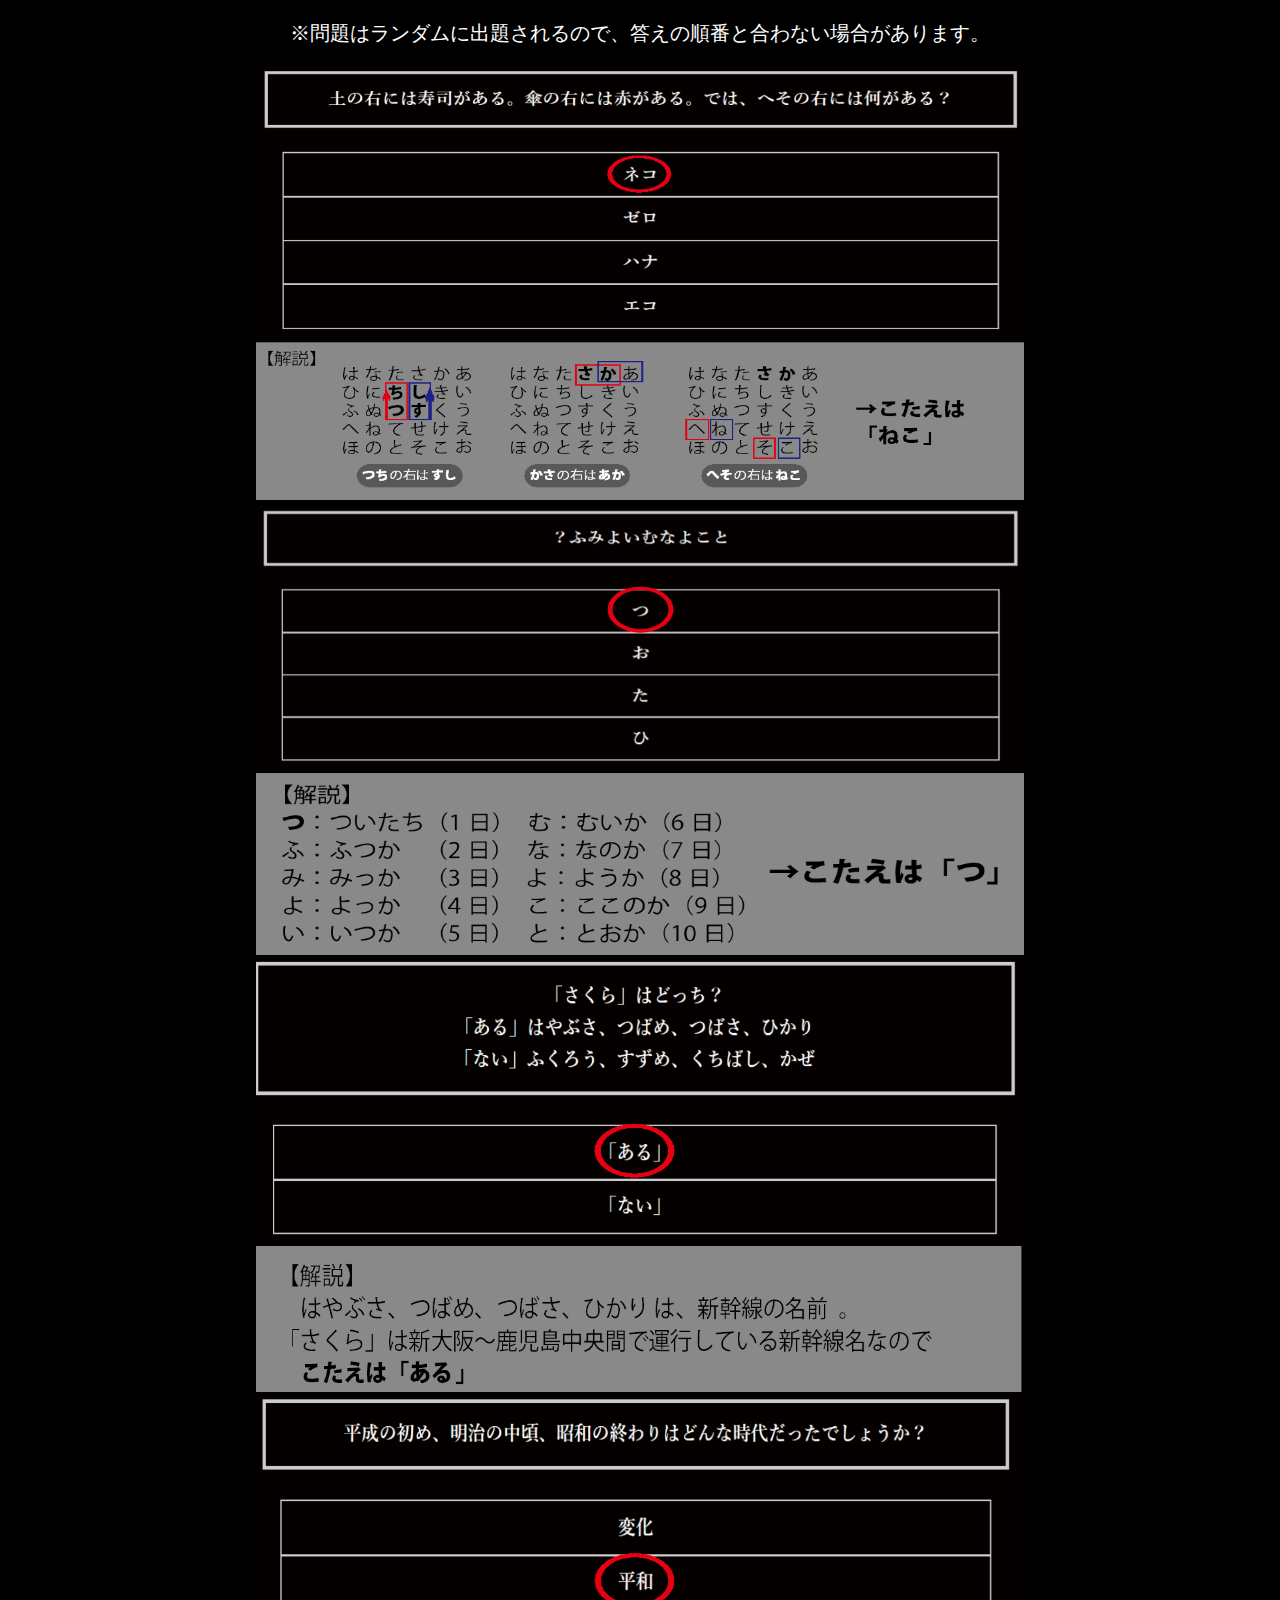
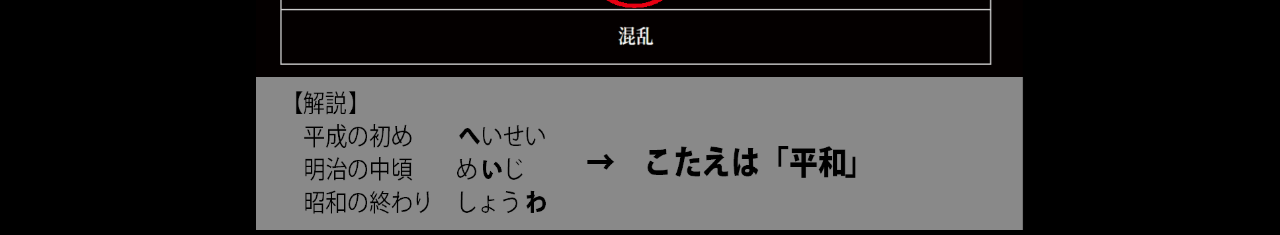
<file: kaitou.html>
<!DOCTYPE html>
<html lang="en">
<head>
    <meta charset="UTF-8">
    <meta http-equiv="X-UA-Compatible" content="IE=edge">
    <meta name="viewport" content="width=device-width, initial-scale=1.0">
    <link rel="stylesheet" href="css/style.css">
    <title>クイズの答え</title>
</head>
<body id="kaitou">
    <div id="answer">
        <p>※問題はランダムに出題されるので、答えの順番と合わない場合があります。</p>
        <img id="nazo1" src="img/nazo1.png" alt="" width="100%">
        <img id="nazo2" src="img/nazo2.png" alt="" width="100%">
        <img id="nazo3" src="img/nazo3.png" alt="" width="100%">
        <img id="nazo4" src="img/nazo4.png" alt="" width="100%">
    </div>

    <script src="js/app.js"></script>
</body>
</html>
</file>
<file: css/style.css>
.start {
	background: #FFF;
	position: fixed;
	top: 0;
	left: 0;
	height: 100%;
	width: 100%;
	z-index: 9000;
}

.start p {
	position: fixed;
	left: 50%;
	top: 50%;
	transform: translate(-50%, -50%);
	display: none;
	z-index: 9999;
	width: 280px;
}

.gameTitle {
    width: 600px;
    display: block;
    margin:0 auto 0 auto;
}

/* タイトルにマウスオーバーした時のアクション */

.gameTitle{
    transition: 0.5s all;
  }
.gameTitle:hover {
    transform: scale(1.1, 1.1);
    transition: 0.5s all;
  }

#index {
    background-color: black;
    color :white ;
    text-align:center ;
    font-family:serif;
    font-size: 20px;
    margin: 0 20% 0 20%;
}

#kaitou {
    background-color: black;
    width: 60%;
    color :white ;
    text-align:center ;
    font-family:serif;
    font-size: 20px;
    margin: 0 auto;
}

#nazo1 #nazo2 #nazo3 #nazo4 {
    padding-bottom: 30px;   
}
/* ↑効かない */

.quiz_no{
    font-weight: bold;
}

.quiz_question{
    box-sizing: border-box;
    padding: 10px;
    border: 4px solid #CCC;
    font-weight: bold;
}

.quiz_ans_area{
    padding: 10px;
    margin: 10px;
    font-weight: bold;
}

ul {
    list-style: none;
  }

.quiz_area .quiz_area_bg{
    position: absolute;
    width: 100%;
    height: 100%;
    top: 0;
    right: 0;
    left: 0;
    z-index: 999;
    background: rgba(0, 0, 0, 0.3);
    display: none;
    color: #FFF;
    text-align: center;
}

/* 画面に〇、×を表示するための要素（デフォルト非表示、回答後に一時的に表示） */
.quiz_area .quiz_area_icon{
    position: absolute;
    box-sizing: border-box;
    margin: auto;
    top: 50%;
    left: 50%;
    z-index: 9999;
    transform: translate(-50%, -50%);
    color: #FFF;
    display: none;
    font-size: 10em;
    font-weight: bold;
    -webkit-text-stroke: 4px #FFF;
    text-rendering: 4px #FFF;
}


.quiz_area .quiz_area_icon.true, .quiz_area .quiz_area_icon.false{
    display: block;
}

.quiz_area .quiz_area_icon.true:before{
    content: '〇';
    color: pink;
    font-weight: bold;
    margin: auto;
}

.quiz_area .quiz_area_icon.false:before{
    content: '×';
    color: skyblue ;
    font-weight: bold;
    margin: auto;
}

/* 現在の問題数を表示 */
.quiz_area .quiz_no{
    font-weight: bold;
}

/* 問題文と回答後の結果 */
.quiz_area .quiz_question, .quiz_result{
    box-sizing: border-box;
    padding: 15px;
    border: 4px solid #CCC;
    font-weight: bold;
    white-space : pre-wrap; 
}

/* 回答後の結果は初期非表示 */
.quiz_area .quiz_result{
    display: none;
    text-align: center;
}

/* クイズの選択肢のデザイン */
.quiz_area .quiz_ans_area ul{
    margin: 10px 0 0 0;
    padding: 0;
    display: block;
}

.quiz_area .quiz_ans_area ul::after{
    content: "";
    display: block;
    clear: both;
}

.quiz_area .quiz_ans_area ul li{
    box-sizing: border-box;
    list-style: none;
    float: left;
    width: 100%;
    padding: 10px 15px;
    border: 2px solid #CCC;
    margin: 0 0 -2px 0;
    cursor: pointer;
}

.quiz_area .quiz_ans_area ul li.selected{
    background-color: #bcbcbc;
}

.omedetou{
    width: 200px;
}
</file>
